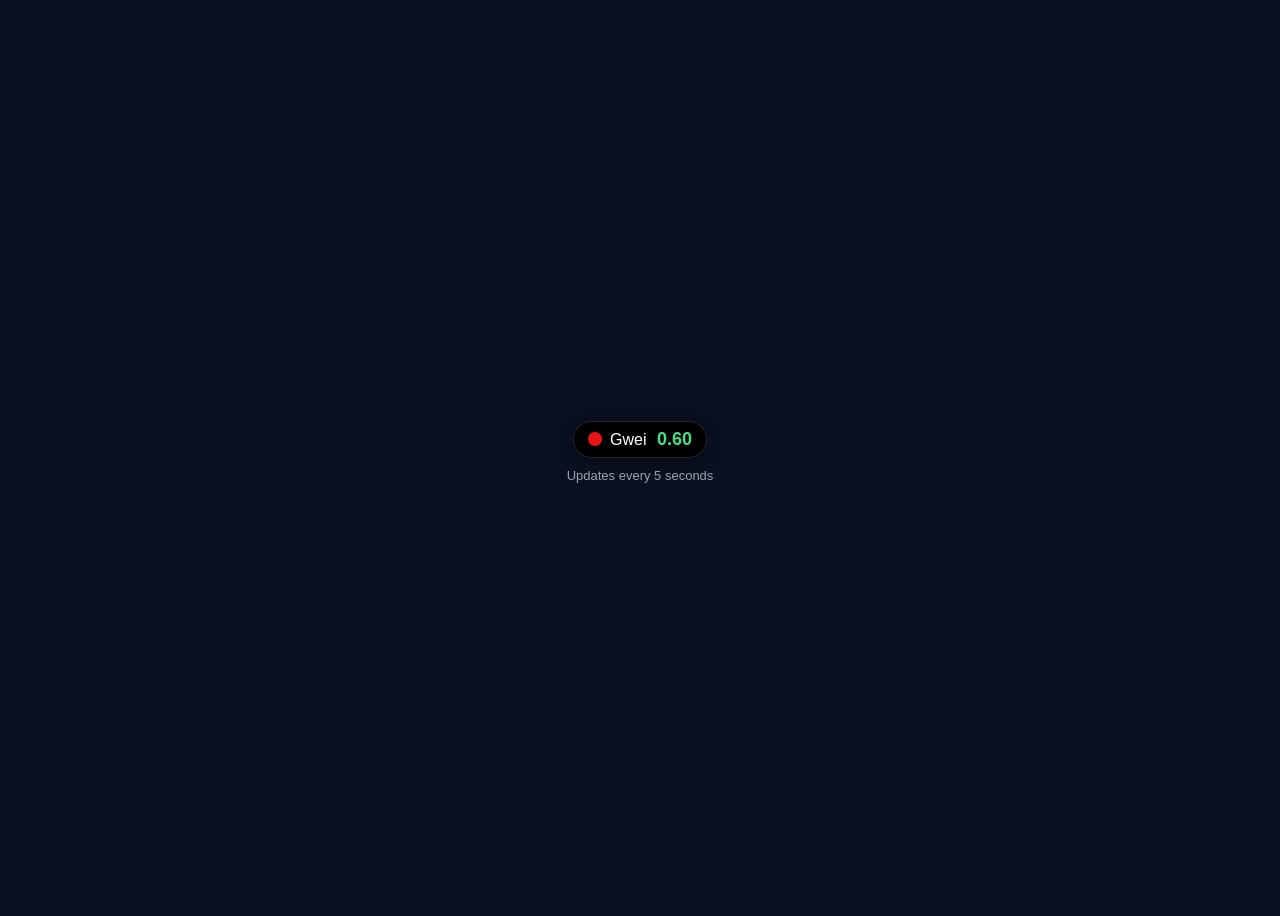
<file: login.html>
<!DOCTYPE html>
<html lang="en">
<head>
  <meta charset="UTF-8" />
  <title>Decimal Gwei Indicator</title>

  <style>
    body {
      font-family: Arial, sans-serif;
      background: #0b1020;
      color: white;
      height: 100vh;
      display: flex;
      justify-content: center;
      align-items: center;
      flex-direction: column;
    }

    .gwei-indicator {
      display: inline-flex;
      align-items: center;
      background: #000;
      padding: 7px 14px;
      border-radius: 50px;
      border: 1px solid #1f2937;
      box-shadow: 0 5px 15px rgba(0,0,0,0.3);
    }

    .blinking-dot {
      width: 14px;
      height: 14px;
      background: #e91414;
      margin-right: 8px;
      border-radius: 50%;
      animation: blink 2s infinite ease-in-out;
    }

    @keyframes blink {
      0% { opacity: 1; }
      50% { opacity: 0.2; }
      100% { opacity: 1; }
    }

    .version {
      color: #4ade80;
      font-weight: 600;
      font-size: 18px;
      margin-left: 6px;
    }

    .info {
      margin-top: 10px;
      font-size: 13px;
      color: #9ca3af;
    }
  </style>
</head>
<body>

  <div class="gwei-indicator">
    <div class="blinking-dot"></div>
    <div class="text">Gwei <span class="version">0.00</span></div>
  </div>

  <p class="info">Updates every 5 seconds</p>

  <script>
    const gweiVersionSpan = document.querySelector(".version");

    function generateDecimal() {
      // Random number between 0.01 and 0.99
      return (Math.random()).toFixed(2);
    }

    function updateValue() {
      gweiVersionSpan.textContent = generateDecimal();
    }

    // Initial load
    updateValue();

    // Update every 5 seconds
    setInterval(updateValue, 5000);
  </script>

</body>
</html>
</file>
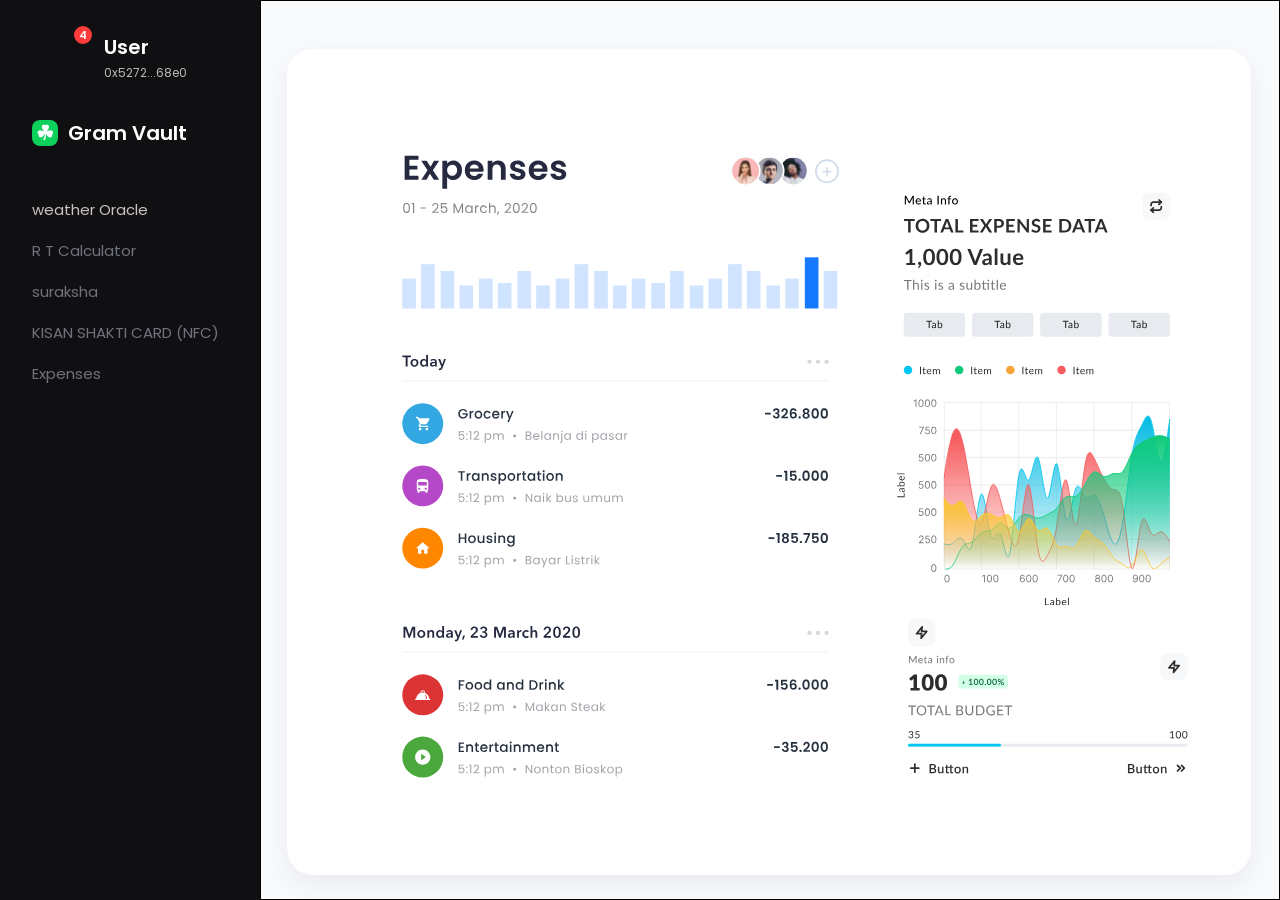
<file: frontend/graph.html>
<!DOCTYPE html>
<html lang="en">

<head>
    <meta charset="UTF-8" />
    <title>Gram Vault – Multi Dashboard</title>
    <link href="https://fonts.googleapis.com/css2?family=Poppins:wght@300;400;500;600;700&display=swap"
        rel="stylesheet" />
    <style>
        * {
            margin: 0;
            padding: 0;
            box-sizing: border-box;
            /* background-color: #000; */
        }

        :root {
            --bg: #f4f5fb;
            --sidebar-bg: #101012;
            --primary: #2f5bff;
            --green: #14c85a;
            --text-main: #1a1b1f;
            --text-muted: #9ca0b3;
        }

        /* 
        body {
            font-family: "Poppins", sans-serif;
            background: var(--bg);
            height: 100vh;
            display: flex;
            justify-content: center;
            align-items: stretch;
            padding: 24px;
            color: var(--text-main);} */


        body {
            font-family: "Poppins", sans-serif;
            /* background: var(--bg); */
            background-color: #000;
            height: 100vh;
            width: 100vw;
            display: flex;
            justify-content: stretch;
            /* center ki jagah stretch */
            align-items: stretch;
            padding: 0;
            /* 24px hata do */
            margin: 0;
            /* safe side */
            color: var(--text-main);
        }



        /* .app {
            width: 1280px;
            max-width: 100%;
            height: 100%;
            border-radius: 28px;
            overflow: hidden;
            display: flex;
            background: #fff;
            box-shadow: 0 18px 40px rgba(15, 20, 34, .18);
        } */


        .app {
            width: 100%;
            height: 100%;
            border-radius: 0;
            /* full screen ke liye corners straight */
            overflow: hidden;
            display: flex;
            background: #fff;
            box-shadow: none;
            /* chaaho to remove shadow */
            /* background-color: #000; */
        }



        /* sidebar */
        .sidebar {
            width: 260px;
            background: var(--sidebar-bg);
            color: #fff;
            padding: 28px 32px;
            display: flex;
            flex-direction: column;
            justify-content: space-between;
            /* background-color: #0cd15a; */
        }

        .sidebar-top {
            display: flex;
            flex-direction: column;
            gap: 32px;
        }

        .profile {
            display: flex;
            align-items: center;
            gap: 14px;
            position: relative;
        }

        .profile-avatar {
            width: 58px;
            height: 58px;
            border-radius: 18px;
            /* background: url("https://images.pexels.com/photos/415829/pexels-photo-415829.jpeg?auto=compress&cs=tinysrgb&w=300") center/cover; */
            position: relative;
        }

        .profile-badge {
            position: absolute;
            right: -4px;
            top: -4px;
            width: 22px;
            height: 22px;
            border-radius: 50%;
            background: #ff3b3b;
            border: 2px solid #101012;
            font-size: 11px;
            display: flex;
            align-items: center;
            justify-content: center;
            font-weight: 600;
        }

        .profile-info h2 {
            font-size: 20px;
            font-weight: 600;
            margin-bottom: 2px;
        }

        .profile-info p {
            font-size: 12px;
            opacity: .7;
        }

        .logo-block {
            display: flex;
            align-items: center;
            gap: 10px;
            font-weight: 600;
            font-size: 20px;
        }

        .logo-icon {
            width: 26px;
            height: 26px;
            border-radius: 8px;
            background: #0cd15a;
            display: flex;
            align-items: center;
            justify-content: center;
            font-size: 20px;
        }

        .nav {
            margin-top: 18px;
            display: flex;
            flex-direction: column;
            gap: 18px;
            font-size: 15px;
        }

        .nav-item {
            color: #70727e;
            cursor: pointer;
            transition: .15s all;
            
        }

        .nav-item.active {
            color: #fff;
            font-weight: 500;
        }

        .sidebar-bottom {
            font-size: 13px;
            line-height: 1.5;
        }

        .sidebar-bottom span:nth-child(1) {
            color: #a2a4af;
        }

        .sidebar-bottom span:nth-child(2) {
            color: var(--green);
            font-weight: 600;
        }

        /* main */
        .main {
            flex: 1;
            background: #f9fafc;
            padding: 24px 28px 24px 26px;
            position: relative;
            display: flex;
            flex-direction: column;
         border: 1px solid #000;
        }

        .connect-wallet {
            position: absolute;
            right: 28px;
            top: 20px;
            background: #000;
            color: #fff;
            padding: 8px 22px;
            border-radius: 999px;
            font-size: 13px;
            font-weight: 500;
            cursor: pointer;
        }

        .content-card {
            margin-top: 24px;
            background: #fff;
            border-radius: 26px;
            flex: 1;
            padding: 26px 30px;
            display: flex;
            box-shadow: 0 10px 26px rgba(52, 63, 104, .08);
            overflow: hidden;
        }

        /* common dashboard container */
        .dashboard {
            width: 100%;
            display: none;
            /* JS se change hoga */
        }

        .dashboard.active {
            display: grid;
            grid-template-columns: 1.7fr 1.1fr;
            gap: 30px;
        }

        /* ---------- EXPENSES DASHBOARD (same as pehle) ---------- */
        .exp-header {
            display: flex;
            justify-content: space-between;
            align-items: center;
            margin-bottom: 22px;
        }

        .exp-header-left h1 {
            font-size: 32px;
            margin-bottom: 4px;
        }

        .exp-header-left span {
            font-size: 13px;
            color: var(--text-muted);
        }

        .avatar-group {
            display: flex;
            align-items: center;
            gap: -8px;
        }

        .avatar {
            width: 32px;
            height: 32px;
            border-radius: 50%;
            border: 2px solid #fff;
            background: #c4cadf;
        }

        .avatar.add {
            display: flex;
            align-items: center;
            justify-content: center;
            font-size: 18px;
            background: #f0f4ff;
            color: var(--primary);
        }

        .mini-bar-chart {
            margin-bottom: 24px;
            display: flex;
            align-items: flex-end;
            gap: 6px;
            height: 70px;
        }

        .mini-bar {
            flex: 1;
            border-radius: 8px;
            background: #e5ebff;
        }

        .mini-bar.highlight {
            background: #4e6bff;
            height: 90% !important;
        }

        .section-title {
            font-size: 14px;
            font-weight: 600;
            margin-bottom: 6px;
        }

        .section-divider {
            border: none;
            border-top: 1px solid #f0f0f4;
            margin: 12px 0 10px;
        }

        .expense-list {
            display: flex;
            flex-direction: column;
            gap: 16px;
        }

        .expense-row {
            display: flex;
            align-items: center;
            justify-content: space-between;
            font-size: 14px;
        }

        .expense-main {
            display: flex;
            align-items: center;
            gap: 12px;
        }

        .expense-icon {
            width: 40px;
            height: 40px;
            border-radius: 16px;
            display: flex;
            align-items: center;
            justify-content: center;
            font-size: 18px;
            color: #fff;
        }

        .expense-icon.blue {
            background: #3f7bff;
        }

        .expense-icon.purple {
            background: #a93fff;
        }

        .expense-icon.orange {
            background: #ff8a3d;
        }

        .expense-icon.red {
            background: #ff4f5e;
        }

        .expense-icon.green {
            background: #28c76f;
        }

        .expense-text h3 {
            font-size: 14px;
            margin-bottom: 2px;
        }

        .expense-text span {
            font-size: 11px;
            color: var(--text-muted);
        }

        .expense-amount {
            font-weight: 600;
            font-size: 14px;
        }

        .day-label {
            margin-top: 18px;
            font-size: 13px;
            color: var(--text-muted);
            font-weight: 500;
        }

        .meta-card {
            display: flex;
            flex-direction: column;
            height: 100%;
        }

        .meta-top {
            margin-bottom: 12px;
        }

        .meta-top h4 {
            font-size: 12px;
            color: var(--text-muted);
            margin-bottom: 4px;
        }

        .meta-top h2 {
            font-size: 18px;
            margin-bottom: 2px;
        }

        .meta-top span {
            font-size: 12px;
            color: var(--text-muted);
        }

        .meta-value {
            font-size: 26px;
            font-weight: 600;
            margin-top: 10px;
        }

        .tabs {
            margin-top: 18px;
            display: flex;
            gap: 8px;
            flex-wrap: wrap;
        }

        .tab-pill {
            padding: 6px 18px;
            border-radius: 999px;
            border: 1px solid #e4e5f0;
            font-size: 11px;
            cursor: pointer;
            background: #fafbff;
        }

        .chart-legend {
            margin-top: 16px;
            display: flex;
            align-items: center;
            gap: 18px;
            font-size: 11px;
        }

        .dot {
            width: 8px;
            height: 8px;
            border-radius: 50%;
        }

        .dot.blue {
            background: #4b8bff;
        }

        .dot.green {
            background: #3ad27b;
        }

        .dot.orange {
            background: #ffb55a;
        }

        .dot.red {
            background: #ff6270;
        }

        .chart-box {
            margin-top: 10px;
            border-radius: 18px;
            overflow: hidden;
            border: 1px solid #edf0ff;
            background: linear-gradient(180deg, rgba(55, 125, 255, .18), rgba(55, 255, 189, .18));
            height: 190px;
            position: relative;
        }

        .chart-grid {
            position: absolute;
            inset: 10px 16px;
            border-radius: 12px;
            background-image: linear-gradient(to right, rgba(255, 255, 255, .3) 1px, transparent 1px),
                linear-gradient(to top, rgba(255, 255, 255, .3) 1px, transparent 1px);
            background-size: 40px 40px;
            opacity: .6;
        }

        .chart-axis-labels {
            position: absolute;
            left: 10px;
            top: 10px;
            bottom: 12px;
            display: flex;
            flex-direction: column;
            justify-content: space-between;
            font-size: 10px;
            color: #fff;
            opacity: .8;
        }

        .chart-x-label {
            position: absolute;
            bottom: 6px;
            left: 50%;
            transform: translateX(-50%);
            font-size: 10px;
            color: #fff;
            opacity: .8;
        }

        .meta-bottom {
            margin-top: 24px;
            background: #f9fbff;
            border-radius: 18px;
            padding: 18px 16px 14px;
            flex: 1;
            display: flex;
            flex-direction: column;
            justify-content: space-between;
        }

        .meta-row {
            display: flex;
            align-items: center;
            justify-content: space-between;
            margin-bottom: 10px;
        }

        .meta-left {
            display: flex;
            align-items: center;
            gap: 10px;
        }

        .icon-circle {
            width: 26px;
            height: 26px;
            border-radius: 50%;
            display: flex;
            align-items: center;
            justify-content: center;
            background: #fff;
            box-shadow: 0 4px 10px rgba(0, 0, 0, .06);
            font-size: 14px;
        }

        .meta-label {
            font-size: 11px;
            color: var(--text-muted);
        }

        .meta-number {
            font-size: 18px;
            font-weight: 600;
        }

        .badge-green {
            font-size: 10px;
            padding: 2px 6px;
            border-radius: 999px;
            background: #e1ffe9;
            color: var(--green);
            font-weight: 600;
            margin-left: 4px;
        }

        .progress {
            margin-top: 10px;
            display: flex;
            align-items: center;
            gap: 8px;
            font-size: 11px;
            color: var(--text-muted);
        }

        .progress-bar {
            flex: 1;
            height: 6px;
            border-radius: 999px;
            background: #e4e6f2;
            overflow: hidden;
        }

        .progress-fill {
            width: 35%;
            height: 100%;
            border-radius: 999px;
            background: var(--primary);
        }

        .bottom-buttons {
            margin-top: 14px;
            display: flex;
            align-items: center;
            justify-content: space-between;
            font-size: 12px;
        }

        .btn-inline {
            display: flex;
            align-items: center;
            gap: 6px;
            cursor: pointer;
        }

        .btn-inline .icon-circle {
            width: 20px;
            height: 20px;
            font-size: 11px;
        }

        /* ---------- OTHER DASHBOARDS SIMPLE LAYOUT ---------- */
        .simple-main {
            padding-right: 40px;
            display: flex;
            flex-direction: column;
            justify-content: space-between;
        }

        .simple-title {
            font-size: 32px;
            font-weight: 600;
            margin-bottom: 8px;
        }

        .simple-sub {
            font-size: 14px;
            color: var(--text-muted);
            margin-bottom: 20px;
        }

        .pill-row {
            display: flex;
            gap: 10px;
            margin-bottom: 24px;
            flex-wrap: wrap;
        }

        .pill {
            padding: 6px 14px;
            border-radius: 999px;
            background: #f4f6ff;
            font-size: 12px;
            color: #5860a8;
        }

        .card-grid {
            display: grid;
            grid-template-columns: repeat(2, minmax(0, 1fr));
            gap: 16px;
        }

        .card {
            background: #f9fbff;
            border-radius: 18px;
            padding: 16px 18px;
            box-shadow: 0 8px 18px rgba(40, 48, 90, .08);
        }

        .card h3 {
            font-size: 15px;
            margin-bottom: 4px;
        }

        .card p {
            font-size: 12px;
            color: var(--text-muted);
        }

        .tag {
            display: inline-block;
            margin-top: 8px;
            font-size: 10px;
            padding: 3px 8px;
            border-radius: 999px;
            background: #e3ffe9;
            color: var(--green);
        }

        .right-panel-placeholder {
            border-radius: 18px;
            background: linear-gradient(135deg, #eef2ff, #e5fff5);
            padding: 18px;
            display: flex;
            flex-direction: column;
            justify-content: space-between;
        }

        .right-panel-placeholder h4 {
            font-size: 18px;
            margin-bottom: 4px;
        }

        .right-panel-placeholder p {
            font-size: 12px;
            color: var(--text-muted);
        }

        @media(max-width:960px) {
            .app {
                flex-direction: column;
            }

            .sidebar {
                width: 100%;
                flex-direction: row;
                padding: 18px 20px;
                align-items: center;
            }

            .sidebar-bottom {
                display: none;
            }

            .main {
                padding: 16px;
            }

            .connect-wallet {
                top: 16px;
                right: 16px;
            }

            .dashboard.active {
                grid-template-columns: 1fr;
            }
        }

        .ujj {
            /* background-color: #0cd15a; */
        }













        /* 
 * {
    margin: 0;
    padding: 0;
    box-sizing: border-box;
  } */

        /* FULL SCREEN layout */
        html,
        body {
            height: 100%;
            width: 100%;
        }

        /* body {
    font-family: Arial, sans-serif;
    background: #0f172a;
    display: flex;
    justify-content: center;
    align-items: flex-start;
    padding: 0;
    color: #0f172a;
    overflow-y: auto;
  } */

        /* WRAP now covers full width */
        .warp {
            background: #020617;
            width: 100%;
            min-height: 100vh;
            padding: 30px 40px;
            /* color: #e5e7eb;  */
            border-radius: 0;
        }

        .header {
            display: flex;
            justify-content: space-between;
            align-items: center;
            margin-bottom: 24px;
        }

        .title {
            font-size: 24px;
            font-weight: 600;
        }

        .tag {
            font-size: 12px;
            color: #9ca3af;
        }

        .meta-btn {
            padding: 8px 18px;
            border-radius: 999px;
            border: 1px solid #4b5563;
            background: #020617;
            color: #e5e7eb;
            font-size: 13px;
            cursor: pointer;
            display: flex;
            align-items: center;
            gap: 6px;
        }

        .meta-dot {
            width: 10px;
            height: 10px;
            border-radius: 50%;
            background: #22c55e;
        }

        .card {
            background: #020617;
            border-radius: 18px;
            border: 1px solid #1f2937;
            padding: 20px 22px;
            margin-bottom: 20px;
            width: 100%;
        }

        .card-title {
            font-size: 16px;
            font-weight: 600;
            margin-bottom: 6px;
        }

        .card-sub {
            font-size: 13px;
            color: #9ca3af;
            margin-bottom: 12px;
        }

        .row {
            display: flex;
            flex-wrap: wrap;
            gap: 12px;
            margin-top: 6px;
        }

        input {
            padding: 10px 14px;
            border-radius: 10px;
            border: 1px solid #374151;
            background: #020617;
            color: #e5e7eb;
            font-size: 14px;
            outline: none;
            min-width: 160px;
            flex: 1;
        }

        input::placeholder {
            color: #6b7280;
        }

        input:focus {
            border-color: #3b82f6;
            box-shadow: 0 0 0 1px rgba(59, 130, 246, 0.45);
        }

        .btn-primary {
            padding: 10px 20px;
            border-radius: 999px;
            border: none;
            background: #3b82f6;
            color: white;
            font-size: 14px;
            cursor: pointer;
            white-space: nowrap;
        }

        .btn-primary:disabled {
            opacity: 0.6;
            cursor: not-allowed;
        }

        table {
            width: 100%;
            border-collapse: collapse;
            margin-top: 12px;
            font-size: 13px;
        }

        th,
        td {
            padding: 10px 8px;
            text-align: left;
            border-bottom: 1px solid #111827;
        }

        th {
            font-size: 12px;
            text-transform: uppercase;
            letter-spacing: .04em;
            color: #9ca3af;
        }

        tbody tr:last-child td {
            border-bottom: none;
        }

        .phone {
            font-family: monospace;
            color: #e5e7eb;
        }

        .wallet {
            font-family: monospace;
            color: #9ca3af;
            font-size: 12px;
        }

        .badge {
            display: inline-block;
            padding: 4px 8px;
            border-radius: 999px;
            font-size: 11px;
            background: #1f2937;
            color: #e5e7eb;
        }

        .status {
            margin-top: 10px;
            font-size: 13px;
            min-height: 20px;
        }

        .status.ok {
            color: #22c55e;
        }

        .status.error {
            color: #ef4444;
        }

        .footer-row {
            display: flex;
            justify-content: space-between;
            align-items: center;
            margin-top: 14px;
            font-size: 13px;
            color: #9ca3af;
            gap: 10px;
            flex-wrap: wrap;
        }

        .mini {
            font-size: 12px;
            color: #6b7280;
        }

.dash-calculator {
    text-decoration: none;
    color: var(--green);
    background-color: #22c55e;
}

    </style>
</head>

<body>
    <!-- <div class="ujj">  -->
    <div class="app">

        <!-- SIDEBAR -->
        <aside class="sidebar">
            <div class="sidebar-top">
                <div class="profile">
                    <div class="profile-avatar">
                        <div class="profile-badge">4</div>
                    </div>
                    <div class="profile-info">
                        <h2>User</h2>
                        <p>0x5272...68e0</p>
                    </div>
                </div>

                <div class="logo-block">
                    <div class="logo-icon">☘</div>
                    <span>Gram Vault</span>
                </div>

                <nav class="nav">
                    <div class="nav-item" data-target="dash-loans"><a href="weater.html"
                            style="text-decoration:none; color: rgb(204, 193, 193);">weather Oracle</a></div>
                    <div class="nav-item" data-target="dash-calculator"<a
                            href="about.html"  style="text-decoration:none; "> R T Calculator</a>
                    </div>
                    <div class="nav-item" data-target="dash-suraksha">suraksha</div>
                    <!-- <div class="nav-item" data-target="dash-suraksha">suraksha</div> -->


                    <!-- <div class="nav-item" data-target="dash-loans">kisan loans</div> -->
                    <div class="nav-item" data-target="dash-loans">KISAN SHAKTI CARD (NFC)</div>


                    <!-- <div class="sidebar-bottom">
                        <span>KISAN SHAKTI CARD (NFC)</span><br>

                    </div> -->


                    <div class="nav-item "  >Expenses</div>
                </nav>
            </div>

            <!-- <div class="sidebar-bottom">
                <span>KISAN SHAKTI CARD (NFC)</span><br>
                <span>E-RUPEE</span>
            </div> -->
        </aside>

        <!-- MAIN -->
        <main class="main">
            <!-- <div class="connect-wallet">Connect Wallet</div> -->

            <div class="content-card">

                <!-- DASHBOARD 1 : EXPENSES -->
                <!-- <section id="dash-expenses" class="dashboard active">
                    <section>
                        <div class="exp-header">

                            <div class="exp-header-left">
                                <h1>Expenses</h1>
                                <span>01 – 25 March, 2020</span>
                            </div>
                            <div class="avatar-group">
                                <div class="avatar"></div>
                                <div class="avatar"></div>
                                <div class="avatar"></div>
                                <div class="avatar add">+</div>
                            </div>
                        </div>

                        <div class="mini-bar-chart">
                            <div class="mini-bar" style="height:40%;"></div>
                            <div class="mini-bar" style="height:55%;"></div>
                            <div class="mini-bar" style="height:50%;"></div>
                            <div class="mini-bar" style="height:60%;"></div>
                            <div class="mini-bar" style="height:45%;"></div>
                            <div class="mini-bar" style="height:65%;"></div>
                            <div class="mini-bar" style="height:52%;"></div>
                            <div class="mini-bar" style="height:58%;"></div>
                            <div class="mini-bar" style="height:48%;"></div>
                            <div class="mini-bar highlight"></div>
                            <div class="mini-bar" style="height:50%;"></div>
                        </div>

                        <p class="section-title">Today</p>
                        <hr class="section-divider">

                        <div class="expense-list">
                            <div class="expense-row">
                                <div class="expense-main">
                                    <div class="expense-icon blue">🛒</div>
                                    <div class="expense-text">
                                        <h3>Grocery</h3>
                                        <span>5:12 pm • Belanja di pasar</span>
                                    </div>
                                </div>
                                <div class="expense-amount">-326.800</div>
                            </div>

                            <div class="expense-row">
                                <div class="expense-main">
                                    <div class="expense-icon purple">🚌</div>
                                    <div class="expense-text">
                                        <h3>Transportation</h3>
                                        <span>5:12 pm • Naik bus umum</span>
                                    </div>
                                </div>
                                <div class="expense-amount">-15.000</div>
                            </div>

                            <div class="expense-row">
                                <div class="expense-main">
                                    <div class="expense-icon orange">🏠</div>
                                    <div class="expense-text">
                                        <h3>Housing</h3>
                                        <span>5:12 pm • Bayar Listrik</span>
                                    </div>
                                </div>
                                <div class="expense-amount">-185.750</div>
                            </div>
                        </div>

                        <p class="day-label">Monday, 23 March 2020</p>
                        <hr class="section-divider">

                        <div class="expense-list">
                            <div class="expense-row">
                                <div class="expense-main">
                                    <div class="expense-icon red">🍽</div>
                                    <div class="expense-text">
                                        <h3>Food and Drink</h3>
                                        <span>5:12 pm • Makan Steak</span>
                                    </div>
                                </div>
                                <div class="expense-amount">-156.000</div>
                            </div>

                            <div class="expense-row">
                                <div class="expense-main">
                                    <div class="expense-icon green">▶</div>
                                    <div class="expense-text">
                                        <h3>Entertainment</h3>
                                        <span>5:12 pm • Nonton Bioskop</span>
                                    </div>
                                </div>
                                <div class="expense-amount">-35.200</div>
                            </div>
                        </div>
                    </section>

                    <section class="meta-card">
                        <div class="meta-top">
                            <h4>Meta Info</h4>
                            <h2>TOTAL EXPENSE DATA</h2>
                            <span>This is a subtitle</span>
                            <div class="meta-value">1,000 Value</div>
                        </div>

                        <div class="tabs">
                            <div class="tab-pill">Tab</div>
                            <div class="tab-pill">Tab</div>
                            <div class="tab-pill">Tab</div>
                            <div class="tab-pill">Tab</div>
                        </div>

                        <div class="chart-legend">
                            <div style="display:flex;align-items:center;gap:6px;">
                                <div class="dot blue"></div><span>Item</span>
                            </div>
                            <div style="display:flex;align-items:center;gap:6px;">
                                <div class="dot green"></div><span>Item</span>
                            </div>
                            <div style="display:flex;align-items:center;gap:6px;">
                                <div class="dot orange"></div><span>Item</span>
                            </div>
                            <div style="display:flex;align-items:center;gap:6px;">
                                <div class="dot red"></div><span>Item</span>
                            </div>
                        </div>

                        <div class="chart-box">
                            <div class="chart-grid"></div>
                            <div class="chart-axis-labels">
                                <span>1000</span>
                                <span>750</span>
                                <span>500</span>
                                <span>250</span>
                                <span>0</span>
                            </div>
                            <div class="chart-x-label">Label</div>
                        </div>

                        <div class="meta-bottom">
                            <div class="meta-row">
                                <div class="meta-left">
                                    <div class="icon-circle">⚡</div>
                                    <div>
                                        <div class="meta-label">Meta info</div>
                                        <div>
                                            <span class="meta-number">100</span>
                                            <span class="badge-green">+100.00%</span>
                                        </div>
                                        <div class="meta-label" style="margin-top:3px;">TOTAL BUDGET</div>
                                    </div>
                                </div>
                            </div>

                            <div class="progress">
                                <span>35</span>
                                <div class="progress-bar">
                                    <div class="progress-fill"></div>
                                </div>
                                <span>100</span>
                            </div>

                            <div class="bottom-buttons">
                                <div class="btn-inline">
                                    <div class="icon-circle">+</div><span>Button</span>
                                </div>
                                <div class="btn-inline">
                                    <span>Button</span><span>»</span>
                                </div>
                            </div>
                        </div>
                    </section>
                </section> -->

<img src="Group 124.svg" alt="" width="100%" height="100%">



                <!-- DASHBOARD 2 : SURAKSHA -->
                <section id="dash-suraksha" class="dashboard">
                    <!-- <section class="simple-main">
                            <div>
                                <div class="simple-title">suraksha</div>
                                <div class="simple-sub">
                                    Farmer insurance & asset protection dashboard.
                                    Yahan aap policies, coverage aur alerts dekh sakte ho.
                                </div>
                                <div class="pill-row">
                                    <div class="pill">Policy Overview</div>
                                    <div class="pill">Active Claims</div>
                                    <div class="pill">Risk Score</div>
                                    <div class="pill">Weather Alerts</div>
                                </div>
                                <div class="card-grid">
                                    <div class="card">
                                        <h3>Active Policies</h3>
                                        <p>3 insurance plans currently protecting your harvest & inventory.</p>
                                        <span class="tag">Fully Covered</span>
                                    </div>
                                    <div class="card">
                                        <h3>Claim Status</h3>
                                        <p>Last claim approved in 2 days. Track new claims from here.</p>
                                    </div>
                                    <div class="card">
                                        <h3>Risk Meter</h3>
                                        <p>Monsoon risk low, market volatility medium, crop disease high.</p>
                                    </div>
                                    <div class="card">
                                        <h3>Security Tips</h3>
                                        <p>Enable two-factor auth and wallet whitelisting for safe payouts.</p>
                                    </div>
                                </div>
                            </div>
                        </section>

                        <aside class="right-panel-placeholder">
                            <div>
                                <h4>suraksha Score</h4>
                                <p>Based on crop insurance, weather and storage conditions.</p>
                            </div>
                            <div>
                                <p style="font-size:12px;margin-bottom:6px;">Overall Protection</p>
                                <h4>87 / 100</h4>
                                <p style="margin-top:6px;">You are in a safe zone. Review policy gaps for flood damage.
                                </p>
                            </div>
                        </aside> -->



                    <div class="wrap">
                        <div class="header">
                            <div>
                                <div class="title">Txn Wallet – Bulk Transfer</div>
                                <div class="tag">MetaMask will only sign; funds will only move in the UI.</div>
                            </div>
                            <button class="meta-btn" id="checkMetaBtn">
                                <span class="meta-dot"></span>
                                MetaMask Status
                            </button>
                        </div>

                        <!-- Amount config -->
                        <div class="card">
                            <div class="card-title">Amount per customer</div>
                            <div class="card-sub">
                                The amount you set here will be added to <b>each saved account</b> (₹).
                            </div>
                            <div class="row">
                                <input type="number" id="amountPerUserInput" placeholder="Example: 100" min="1">
                                <button class="btn-primary" id="sendAllBtn">
                                    Send to All (MetaMask)
                                </button>
                            </div>
                            <div class="mini">Note: This is only a front-end simulation. No real on-chain transaction
                                will be sent.</div>
                            <div id="statusBox" class="status"></div>
                        </div>

                        <!-- Contacts / accounts table -->
                        <div class="card">
                            <div class="card-title">Saved Accounts (number + wallet)</div>
                            <div class="card-sub">
                                For demo purposes, 3 users are pre-configured here. You can load data from your backend
                                and inject it into JS.
                            </div>

                            <table>
                                <thead>
                                    <tr>
                                        <th>#</th>
                                        <th>Name</th>
                                        <th>Phone</th>
                                        <th>Wallet</th>
                                        <th> Balance (₹)</th>
                                    </tr>
                                </thead>
                                <tbody id="contactsBody"></tbody>
                            </table>

                            <div class="footer-row">
                                <div>Total users: <span id="totalUsers">0</span></div>
                                <div class="mini">All balances are stored only in browser memory and will reset on page
                                    reload.</div>
                            </div>
                        </div>
                    </div>

                    <script>
                        // ------- Dummy data: you can replace this with data coming from your backend -------
                        const contacts = [
                            { id: 1, name: "Ram Kumar", phone: "9876543210", wallet: "0x1111...aaaa", Balance: 0 },
                            { id: 2, name: "Ambuj Tiwari", phone: "9876543210", wallet: "0x9bn11...aaaa", Balance: 0 },
                            { id: 3, name: "Sita Devi", phone: "9123456780", wallet: "0x2222...bbbb", Balance: 0 },
                            { id: 4, name: "Mohan Singh", phone: "9012345678", wallet: "0x3333...cccc", Balance: 0 }
                        ];

                        const contactsBody = document.getElementById("contactsBody");
                        const totalUsersEl = document.getElementById("totalUsers");
                        const statusBox = document.getElementById("statusBox");
                        const amountPerUserInput = document.getElementById("amountPerUserInput");
                        const sendAllBtn = document.getElementById("sendAllBtn");
                        const checkMetaBtn = document.getElementById("checkMetaBtn");

                        function renderContacts() {
                            contactsBody.innerHTML = "";
                            contacts.forEach((c, idx) => {
                                const tr = document.createElement("tr");
                                tr.innerHTML = `
        <td>${idx + 1}</td>
        <td>${c.name}</td>
        <td class="phone">${c.phone}</td>
        <td><span class="wallet">${c.wallet}</span></td>
        <td><span class="badge">₹ ${c.Balance.toFixed(2)}</span></td>
      `;
                                contactsBody.appendChild(tr);
                            });
                            totalUsersEl.textContent = contacts.length;
                        }

                        function showStatus(msg, type = "ok") {
                            statusBox.textContent = msg;
                            statusBox.className = "status " + type;
                        }

                        renderContacts();

                        // ---------- MetaMask check ----------
                        checkMetaBtn.addEventListener("click", async () => {
                            if (typeof window.ethereum === "undefined") {
                                showStatus("MetaMask is not installed. Please add the MetaMask extension to Chrome.", "error");
                                return;
                            }
                            try {
                                const accounts = await window.ethereum.request({ method: 'eth_requestAccounts' });
                                if (accounts && accounts.length > 0) {
                                    showStatus(`MetaMask connected: ${accounts[0]}`, "ok");
                                } else {
                                    showStatus("No MetaMask account was selected.", "error");
                                }
                            } catch (err) {
                                console.error(err);
                                showStatus("There was an error connecting to MetaMask.", "error");
                            }
                        });

                        // ---------- Dummy bulk transfer with MetaMask sign ----------
                        sendAllBtn.addEventListener("click", async () => {
                            const perUser = Number(amountPerUserInput.value);

                            if (!perUser || perUser <= 0) {
                                showStatus("Please enter a valid amount per customer (₹ > 0).", "error");
                                return;
                            }
                            if (typeof window.ethereum === "undefined") {
                                showStatus("MetaMask was not found. Please install MetaMask first.", "error");
                                return;
                            }

                            sendAllBtn.disabled = true;
                            showStatus("Opening MetaMask popup…", "ok");

                            try {
                                // 1. Request account
                                const accounts = await window.ethereum.request({ method: 'eth_requestAccounts' });
                                if (!accounts || !accounts.length) {
                                    showStatus("No MetaMask account was selected.", "error");
                                    sendAllBtn.disabled = false;
                                    return;
                                }
                                const from = accounts[0];

                                // 2. Prepare dummy message for signature (no real tx)
                                const totalUsers = contacts.length;
                                const totalAmount = perUser * totalUsers;

                                const message = `
        I approve sending dummy ₹${perUser} to each of ${totalUsers} users
        (total dummy ₹${totalAmount}) from wallet ${from}.
        This does NOT send real blockchain funds.
      `.trim();

                                // 3. Ask MetaMask to sign message (will open popup)
                                const signature = await window.ethereum.request({
                                    method: 'personal_sign',
                                    params: [message, from]
                                });

                                console.log("Signature:", signature);

                                // 4. If sign success: update all dummy balances
                                contacts.forEach(c => {
                                    c.dummyBalance += perUser;
                                });
                                renderContacts();

                                showStatus(
                                    `MetaMask confirmed ✅ Dummy ₹${perUser} has been added to each user’s balance (total ₹${totalAmount}).`,
                                    "ok"
                                );
                            } catch (err) {
                                console.error(err);
                                if (err.code === 4001) {
                                    showStatus("User rejected the MetaMask popup.", "error");
                                } else {
                                    showStatus("An error occurred. Check the console for details.", "error");
                                }
                            } finally {
                                sendAllBtn.disabled = false;
                            }
                        });
                    </script>








                </section>

                <!-- DASHBOARD 3 : R T PRICE CALCULATOR -->
                <section id="dash-calculator" class="dashboard">
                    <section class="simple-main">
                        <div>
                            <div class="simple-title">R T Price Calculator</div>
                            <div class="simple-sub">
                                Real-time mandi price based calculator. Quantity
                                expected payout 
                            </div>

                            <div class="card">
                                <h3>Input</h3>
                                <p>Sample layout – yahan baad me JavaScript se real calculator लगा सकते हो.</p>
                                <div class="pill-row" style="margin-top:12px;">
                                    <div class="pill">Crop</div>
                                    <div class="pill">Quantity (kg)</div>
                                    <div class="pill">Mandi</div>
                                </div>
                            </div>

                            <div class="card" style="margin-top:16px;">
                                <h3>Calculated Price</h3>
                                <p>Minimum Support Price, live Mandi rate aur GramVault bonus ko mila kar.</p>
                                <span class="tag">Realtime Demo</span>
                            </div>
                        </div>
                    </section>

                    <aside class="right-panel-placeholder">
                        <h4>Market Snapshot</h4>
                        <p>Top 3 crops with highest gain in last 24 hours.</p>
                        <ul style="font-size:12px;margin-top:12px;line-height:1.7;">
                            <li>Wheat +4.2%</li>
                            <li>Rice +3.1%</li>
                            <li>Chana +2.4%</li>
                        </ul>
                    </aside>
                </section>

                <!-- DASHBOARD 4 : KISAN LOANS -->
                <section id="dash-loans" class="dashboard">
                    <section class="simple-main">
                        <div>
                            <!-- <div class="simple-title">kisan loans</div>
                            <div class="simple-sub">
                                Credit lines linked with your on-chain income history (GramVault score).
                            </div>
                            <div class="card-grid">
                                <div class="card">
                                    <h3>Pre-Approved Limit</h3>
                                    <p>Based on last 6 months of crop sales and KisanScore.</p>
                                    <span class="tag">₹ 2,50,000</span>
                                </div>
                                <div class="card">
                                    <h3>Repayment Plan</h3>
                                    <p>Flexible EMI aligned to harvesting cycles – pay only after sale.</p>
                                </div>
                                <div class="card">
                                    <h3>Subsidy Programs</h3>
                                    <p>Check government interest subvention and special schemes.</p>
                                </div>
                                <div class="card">
                                    <h3>Loan Applications</h3>
                                    <p>Track status: pending KYC, approved, disbursed or closed.</p>
                                </div>
                            </div> -->


                            <!-- <img src="Group 128.svg" alt="Loan Graphic" style="width:100%; margin-left: 40%; "> -->

                        </div>
                    </section>

                    <!-- <aside class="right-panel-placeholder">
                        <h4>Loan Health</h4>
                        <p>EMI on time for 8 months. Your probability of approval is high.</p>
                        <div style="margin-top:14px;">
                            <p style="font-size:12px;margin-bottom:4px;">Utilised Limit</p>
                            <h4>₹ 95,000 / 2,50,000</h4>
                        </div>
                    </aside> -->
                </section>

            </div>
        </main>
    </div>
    </div>

    <script>
        // sidebar click se dashboard change
        const navItems = document.querySelectorAll('.nav-item');
        const dashboards = document.querySelectorAll('.dashboard');

        navItems.forEach(item => {
            item.addEventListener('click', () => {
                // nav active change
                navItems.forEach(n => n.classList.remove('active'));
                item.classList.add('active');

                // dashboard change
                const targetId = item.getAttribute('data-target');
                dashboards.forEach(d => {
                    if (d.id === targetId) {
                        d.classList.add('active');
                    } else {
                        d.classList.remove('active');
                    }
                });
            });
        });
    </script>
</body>

</html>
</file>
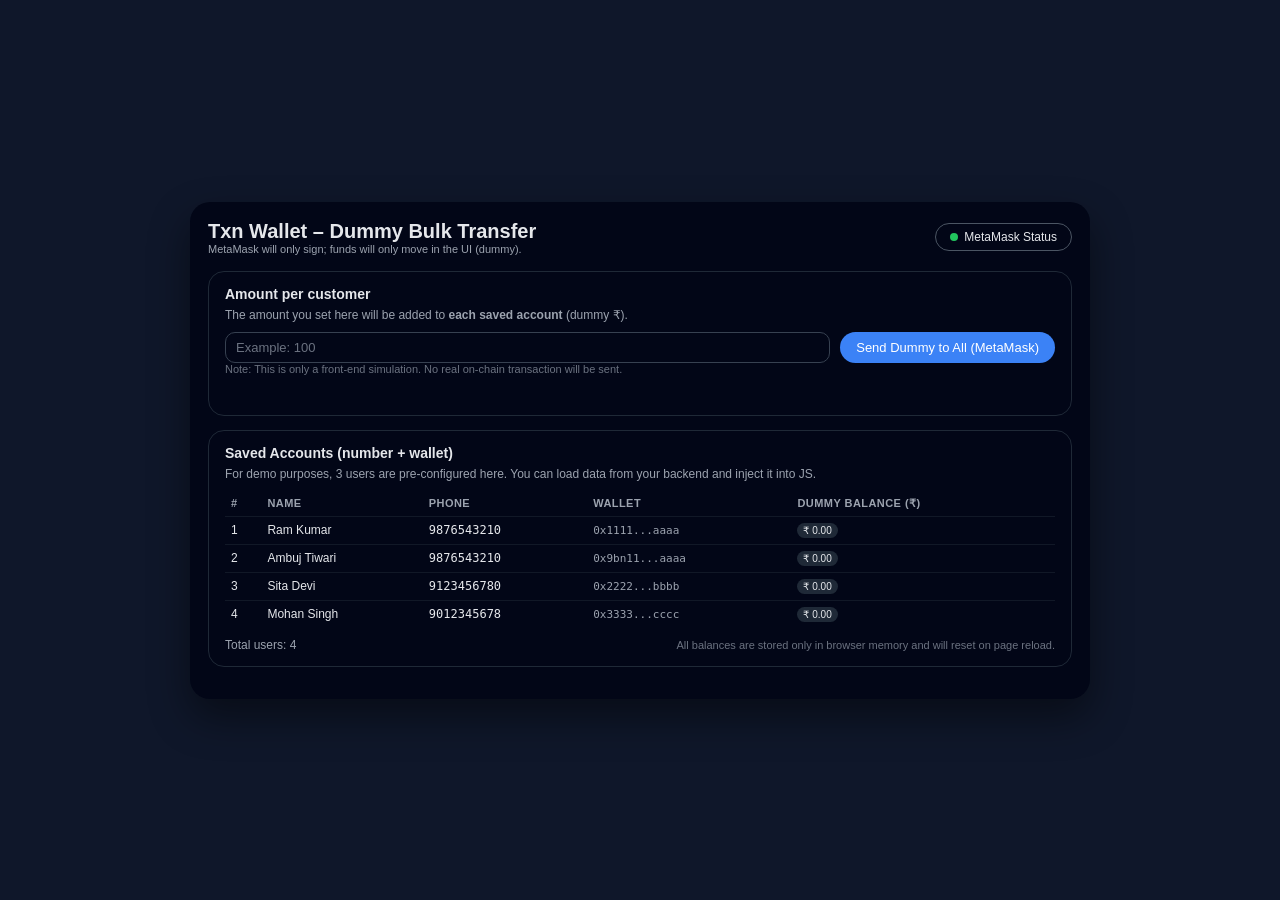
<file: frontend/hac.html>
<!DOCTYPE html>
<html lang="en">

<head>
  <meta charset="UTF-8">
  <title>Dummy Wallet Txn via MetaMask</title>
  <style>
    * {
      margin: 0;
      padding: 0;
      box-sizing: border-box;
    }

    body {
      font-family: Arial, sans-serif;
      background: #0f172a;
      min-height: 100vh;
      display: flex;
      justify-content: center;
      align-items: center;
      padding: 20px;
      color: #0f172a;
    }

    .wrap {
      background: #020617;
      padding: 18px;
      border-radius: 20px;
      box-shadow: 0 18px 40px rgba(0, 0, 0, 0.45);
      max-width: 900px;
      width: 100%;
      color: #e5e7eb;
    }

    .header {
      display: flex;
      justify-content: space-between;
      align-items: center;
      margin-bottom: 16px;
    }

    .title {
      font-size: 20px;
      font-weight: 600;
    }

    .tag {
      font-size: 11px;
      color: #9ca3af;
    }

    .meta-btn {
      padding: 6px 14px;
      border-radius: 999px;
      border: 1px solid #4b5563;
      background: #020617;
      color: #e5e7eb;
      font-size: 12px;
      cursor: pointer;
      display: flex;
      align-items: center;
      gap: 6px;
    }

    .meta-dot {
      width: 8px;
      height: 8px;
      border-radius: 50%;
      background: #22c55e;
    }

    .card {
      background: #020617;
      border-radius: 16px;
      border: 1px solid #1f2937;
      padding: 14px 16px;
      margin-bottom: 14px;
    }

    .card-title {
      font-size: 14px;
      font-weight: 600;
      margin-bottom: 6px;
    }

    .card-sub {
      font-size: 12px;
      color: #9ca3af;
      margin-bottom: 10px;
    }

    .row {
      display: flex;
      flex-wrap: wrap;
      gap: 10px;
      margin-top: 6px;
    }

    input {
      padding: 7px 10px;
      border-radius: 10px;
      border: 1px solid #374151;
      background: #020617;
      color: #e5e7eb;
      font-size: 13px;
      outline: none;
      min-width: 140px;
      flex: 1;
    }

    input::placeholder {
      color: #6b7280;
    }

    input:focus {
      border-color: #3b82f6;
      box-shadow: 0 0 0 1px rgba(59, 130, 246, 0.45);
    }

    .btn-primary {
      padding: 8px 16px;
      border-radius: 999px;
      border: none;
      background: #3b82f6;
      color: white;
      font-size: 13px;
      cursor: pointer;
      white-space: nowrap;
    }

    .btn-primary:disabled {
      opacity: 0.6;
      cursor: not-allowed;
    }

    table {
      width: 100%;
      border-collapse: collapse;
      margin-top: 10px;
      font-size: 12px;
    }

    th,
    td {
      padding: 6px 6px;
      text-align: left;
      border-bottom: 1px solid #111827;
    }

    th {
      font-size: 11px;
      text-transform: uppercase;
      letter-spacing: .04em;
      color: #9ca3af;
    }

    tbody tr:last-child td {
      border-bottom: none;
    }

    .phone {
      font-family: monospace;
      color: #e5e7eb;
    }

    .wallet {
      font-family: monospace;
      color: #9ca3af;
      font-size: 11px;
    }

    .badge {
      display: inline-block;
      padding: 2px 6px;
      border-radius: 999px;
      font-size: 10px;
      background: #1f2937;
      color: #e5e7eb;
    }

    .status {
      margin-top: 8px;
      font-size: 12px;
      min-height: 18px;
    }

    .status.ok {
      color: #22c55e;
    }

    .status.error {
      color: #ef4444;
    }

    .footer-row {
      display: flex;
      justify-content: space-between;
      align-items: center;
      margin-top: 10px;
      font-size: 12px;
      color: #9ca3af;
      gap: 10px;
      flex-wrap: wrap;
    }

    .mini {
      font-size: 11px;
      color: #6b7280;
    }
  </style>
</head>

<body>
  <div class="wrap">
    <div class="header">
      <div>
        <div class="title">Txn Wallet – Dummy Bulk Transfer</div>
        <div class="tag">MetaMask will only sign; funds will only move in the UI (dummy).</div>
      </div>
      <button class="meta-btn" id="checkMetaBtn">
        <span class="meta-dot"></span>
        MetaMask Status
      </button>
    </div>

    <!-- Amount config -->
    <div class="card">
      <div class="card-title">Amount per customer</div>
      <div class="card-sub">
        The amount you set here will be added to <b>each saved account</b> (dummy ₹).
      </div>
      <div class="row">
        <input type="number" id="amountPerUserInput" placeholder="Example: 100" min="1">
        <button class="btn-primary" id="sendAllBtn">
          Send Dummy to All (MetaMask)
        </button>
      </div>
      <div class="mini">Note: This is only a front-end simulation. No real on-chain transaction will be sent.</div>
      <div id="statusBox" class="status"></div>
    </div>

    <!-- Contacts / accounts table -->
    <div class="card">
      <div class="card-title">Saved Accounts (number + wallet)</div>
      <div class="card-sub">
        For demo purposes, 3 users are pre-configured here. You can load data from your backend and inject it into JS.
      </div>

      <table>
        <thead>
          <tr>
            <th>#</th>
            <th>Name</th>
            <th>Phone</th>
            <th>Wallet</th>
            <th>Dummy Balance (₹)</th>
          </tr>
        </thead>
        <tbody id="contactsBody"></tbody>
      </table>

      <div class="footer-row">
        <div>Total users: <span id="totalUsers">0</span></div>
        <div class="mini">All balances are stored only in browser memory and will reset on page reload.</div>
      </div>
    </div>
  </div>

  <script>
    // ------- Dummy data: you can replace this with data coming from your backend -------
    const contacts = [
      { id: 1, name: "Ram Kumar", phone: "9876543210", wallet: "0x1111...aaaa", dummyBalance: 0 },
      { id: 2, name: "Ambuj Tiwari", phone: "9876543210", wallet: "0x9bn11...aaaa", dummyBalance: 0 },
      { id: 3, name: "Sita Devi", phone: "9123456780", wallet: "0x2222...bbbb", dummyBalance: 0 },
      { id: 4, name: "Mohan Singh", phone: "9012345678", wallet: "0x3333...cccc", dummyBalance: 0 }
    ];

    const contactsBody = document.getElementById("contactsBody");
    const totalUsersEl = document.getElementById("totalUsers");
    const statusBox = document.getElementById("statusBox");
    const amountPerUserInput = document.getElementById("amountPerUserInput");
    const sendAllBtn = document.getElementById("sendAllBtn");
    const checkMetaBtn = document.getElementById("checkMetaBtn");

    function renderContacts() {
      contactsBody.innerHTML = "";
      contacts.forEach((c, idx) => {
        const tr = document.createElement("tr");
        tr.innerHTML = `
        <td>${idx + 1}</td>
        <td>${c.name}</td>
        <td class="phone">${c.phone}</td>
        <td><span class="wallet">${c.wallet}</span></td>
        <td><span class="badge">₹ ${c.dummyBalance.toFixed(2)}</span></td>
      `;
        contactsBody.appendChild(tr);
      });
      totalUsersEl.textContent = contacts.length;
    }

    function showStatus(msg, type = "ok") {
      statusBox.textContent = msg;
      statusBox.className = "status " + type;
    }

    renderContacts();

    // ---------- MetaMask check ----------
    checkMetaBtn.addEventListener("click", async () => {
      if (typeof window.ethereum === "undefined") {
        showStatus("MetaMask is not installed. Please add the MetaMask extension to Chrome.", "error");
        return;
      }
      try {
        const accounts = await window.ethereum.request({ method: 'eth_requestAccounts' });
        if (accounts && accounts.length > 0) {
          showStatus(`MetaMask connected: ${accounts[0]}`, "ok");
        } else {
          showStatus("No MetaMask account was selected.", "error");
        }
      } catch (err) {
        console.error(err);
        showStatus("There was an error connecting to MetaMask.", "error");
      }
    });

    // ---------- Dummy bulk transfer with MetaMask sign ----------
    sendAllBtn.addEventListener("click", async () => {
      const perUser = Number(amountPerUserInput.value);

      if (!perUser || perUser <= 0) {
        showStatus("Please enter a valid amount per customer (₹ > 0).", "error");
        return;
      }
      if (typeof window.ethereum === "undefined") {
        showStatus("MetaMask was not found. Please install MetaMask first.", "error");
        return;
      }

      sendAllBtn.disabled = true;
      showStatus("Opening MetaMask popup…", "ok");

      try {
        // 1. Request account
        const accounts = await window.ethereum.request({ method: 'eth_requestAccounts' });
        if (!accounts || !accounts.length) {
          showStatus("No MetaMask account was selected.", "error");
          sendAllBtn.disabled = false;
          return;
        }
        const from = accounts[0];

        // 2. Prepare dummy message for signature (no real tx)
        const totalUsers = contacts.length;
        const totalAmount = perUser * totalUsers;

        const message = `
        I approve sending dummy ₹${perUser} to each of ${totalUsers} users
        (total dummy ₹${totalAmount}) from wallet ${from}.
        This does NOT send real blockchain funds.
      `.trim();

        // 3. Ask MetaMask to sign message (will open popup)
        const signature = await window.ethereum.request({
          method: 'personal_sign',
          params: [message, from]
        });

        console.log("Signature:", signature);

        // 4. If sign success: update all dummy balances
        contacts.forEach(c => {
          c.dummyBalance += perUser;
        });
        renderContacts();

        showStatus(
          `MetaMask confirmed ✅ Dummy ₹${perUser} has been added to each user’s balance (total ₹${totalAmount}).`,
          "ok"
        );
      } catch (err) {
        console.error(err);
        if (err.code === 4001) {
          showStatus("User rejected the MetaMask popup.", "error");
        } else {
          showStatus("An error occurred. Check the console for details.", "error");
        }
      } finally {
        sendAllBtn.disabled = false;
      }
    });
  </script>
</body>

</html>
</file>
